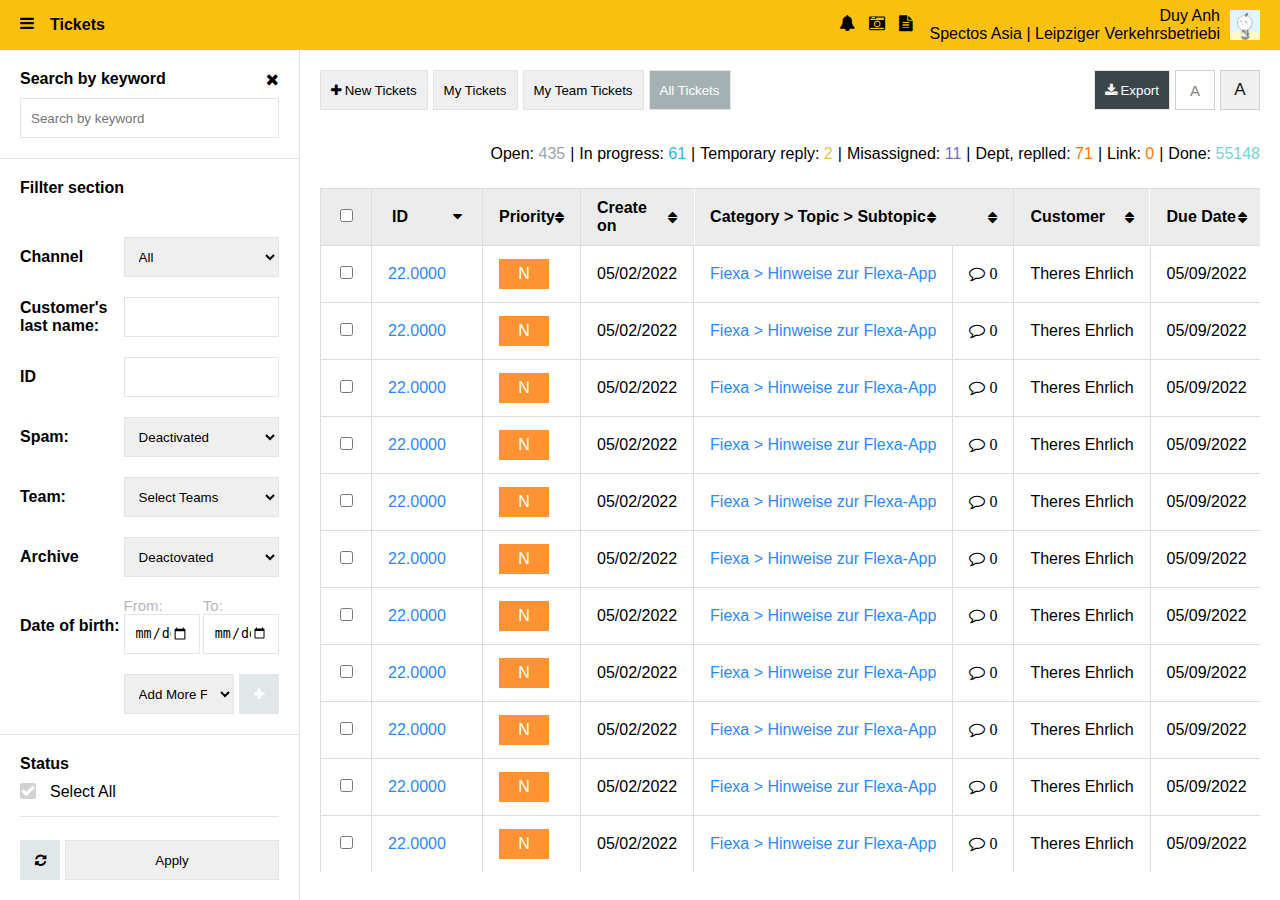
<file: index.html>
<!DOCTYPE html>
<html lang="en">

<head>
    <meta charset="UTF-8">
    <meta http-equiv="X-UA-Compatible" content="IE=edge">
    <meta name="viewport" content="width=device-width, initial-scale=1.0">
    <link rel="stylesheet" href="https://cdnjs.cloudflare.com/ajax/libs/font-awesome/4.7.0/css/font-awesome.min.css">
    <link rel="stylesheet" href="scss/style.css">
    <title>Tickets</title>
</head>

<body>
    <header class="flex align-items-center">
        <div class="icon mr-10"><i class="fa fa-bars"></i></div>
        <h4 class="mr-auto">Tickets</h4>
        <div class="icon"><i class="fa fa-bell"></i></div>
        <div class="icon mr-10 ml-10"><i class="fa fa-camera-retro"></i></div>
        <div class="icon"><i class="fa fa-file-text"></i></div>
        <div class="text-right mr-10 ml-10 d-none d-md-block">
            <p>Duy Anh</p>
            <p>Spectos Asia | Leipziger Verkehrsbetriebi</p>
        </div>
        <img src="./images/avatar.jpg" class="header-avatar" alt="avatar"></img>
    </header>
    <div class="content overflow-md-hidden d-md-flex">
        <div class="content-fillter">
            <div class="fillter-search">
                <div class="flex justify-content-between align-items-center mb-10">
                    <h4>Search by keyword</h4>
                    <i class="fa fa-times"></i>
                </div>
                <input type="text" class="btn w-100" placeholder="Search by keyword">
            </div>
            <h4 class="p-20">Fillter section</h4>
            <div class="fillter-section">

                <h4>Channel</h4>
                <select class="w-100">
                    <option value="volvo">All</option>
                    <option value="saab">1</option>
                    <option value="mercedes">2</option>
                    <option value="audi">3</option>
                </select>
                <h4>Customer's last name:</h4>
                <input type="text" class="btn w-100">
                <h4>ID</h4>
                <input type="text" class="btn w-100">
                <h4>Spam:</h4>
                <select class="w-100">
                    <option value="volvo">Deactivated</option>
                    <option value="saab">1</option>
                    <option value="mercedes">2</option>
                    <option value="audi">3</option>
                </select>
                <h4>Team:</h4>
                <select class="w-100">
                    <option value="volvo">Select Teams</option>
                    <option value="saab">1</option>
                    <option value="mercedes">2</option>
                    <option value="audi">3</option>
                </select>
                <h4>Archive</h4>
                <select class="w-100">
                    <option value="volvo">Deactovated</option>
                    <option value="saab">1</option>
                    <option value="mercedes">2</option>
                    <option value="audi">3</option>
                </select>
                <h4>Date of birth:</h4>
                <div class="input-date-birth">
                    <div>
                        <p>From:</p>
                        <input type="date" class="btn w-100">
                    </div>
                    <div>
                        <p>To:</p>
                        <input type="date" class="btn w-100">
                    </div>
                </div>
                <h4></h4>
                <div class="box-add-more-fillter">
                    <select class="w-100">
                        <option value="volvo">Add More Fillter</option>
                        <option value="saab">1</option>
                        <option value="mercedes">2</option>
                        <option value="audi">3</option>
                    </select>
                    <button type="button" class="btn-plus">
                        <i class="fa fa-plus"></i>
                    </button>

                </div>
            </div>
            <div class="fillter-status">
                <h4>Status</h4>
                <div class="checkbox-custom mt-5">
                    <input type="checkbox" value="None" id="squaredcheck" class="checkbox-light-gray" name="check"
                        checked />
                    <label for="squaredcheck"><span>Select All</span></label>
                </div>
                <div class="checkbox-fillter">
                    <div class="checkbox-custom">
                        <input type="checkbox" value="None" id="squaredcheck" class="checkbox-gray" name="check"
                            checked />
                        <label for="squaredcheck"><span>Open</span></label>
                    </div>
                    <div class="checkbox-custom">
                        <input type="checkbox" value="None" id="squaredcheck2" class="checkbox-sky-blue" name="check" />
                        <label for="squaredcheck2"><span>In progress</span></label>
                    </div>
                    <div class="checkbox-custom">
                        <input type="checkbox" value="None" id="squaredcheck3" class="checkbox-yellow" name="check" />
                        <label for="squaredcheck3"><span>Temporary reply</span></label>
                    </div>
                    <div class="checkbox-custom">
                        <input type="checkbox" value="None" id="squaredcheck4" class="checkbox-lavender" name="check" />
                        <label for="squaredcheck4"><span>Misassigned</span></label>
                    </div>
                </div>
            </div>
            <div class="fillter-btn flex">
                <button type="button" class="btn-reload">
                    <i class="fa fa-refresh"></i>
                </button>
                <button type="button" class="btn ml-5">
                    Apply
                </button>
            </div>
        </div>
        <div class="content-table p-20">
            <div class="d-md-flex text-center">
                <button type="button" class="btn mr-5 mb-10">
                    <i class="fa fa-plus"></i> New Tickets
                </button>
                <button type="button" class="btn mr-5 mb-10">
                    My Tickets
                </button>
                <button type="button" class="btn mr-5 mb-10">
                    My Team Tickets
                </button>
                <button type="button" class="btn btn-a300 mr-auto">
                    All Tickets
                </button>
                <button type="button" class="btn mr-5 mb-10 btn-b300">
                    <i class="fa fa-download"></i> Export
                </button>
                <button type="button" class="btn-up-size-font mr-5 mb-10">
                    A
                </button>
                <button type="button" class="btn-down-size-font">
                    A
                </button>
            </div>
            <div class="d-md-flex align-items-center justify-content-end text-center mb-25 mt-25">
                <p>Open: <span class="color-open">435</span></p>
                <span class="ml-5 mr-5">|</span>
                <p>In progress: <span class="color-progress">61</span></p>
                <span class="ml-5 mr-5">|</span>
                <p>Temporary reply: <span class="color-temporary">2</span></p>
                <span class="ml-5 mr-5">|</span>


                <p>Misassigned: <span class="color-misassigned">11</span></p>
                <span class="ml-5 mr-5">|</span>
                <p>Dept, replled: <span class="color-dept">71</span></p>
                <span class="ml-5 mr-5">|</span>
                <p>Link: <span class="color-link">0</span></p>
                <span class="ml-5 mr-5">|</span>

                <p>Done: <span class="color-done">55148</span></p>
            </div>
            <div class="table_wrapper">
                <div class="tableFixHead">
                    <table class="table">
                        <thead>
                            <th class="sticky-first p-0" style="z-index: 4"> <input type="checkbox" value="" id=""
                                    class="checkbox" name="checkbox" />
                                <label for="checkbox"></label>
                            </th>
                            <th class="sticky-second" style="z-index: 4">
                                <div class="flex justify-content-between">ID <i class="fa fa-caret-down"></i></div>
                            </th>
                            <th class=" th w-100px">
                                <div class="flex justify-content-between align-items-center">Priority
                                    <div class="icon-fillter">
                                        <p><i class="fa fa-caret-up"></i></p>
                                        <p><i class="fa fa-caret-down"></i></p>
                                    </div>
                                </div>
                            </th>
                            <th class=" th w-100px">
                                <div class="flex justify-content-between align-items-center">Create on
                                    <div class="icon-fillter">
                                        <p><i class="fa fa-caret-up"></i></p>
                                        <p><i class="fa fa-caret-down"></i></p>
                                    </div>
                                </div>
                            </th>
                            <th class=" th w-100px w-300px">
                                <div class="flex justify-content-between align-items-center">
                                    Category > Topic > Subtopic
                                    <div class="icon-fillter">
                                        <p><i class="fa fa-caret-up"></i></p>
                                        <p><i class="fa fa-caret-down"></i></p>
                                    </div>
                            </th>
                            <th class=" th w-50px">
                                <div class="flex justify-content-end">
                                    <div class="icon-fillter">
                                        <p><i class="fa fa-caret-up"></i></p>
                                        <p><i class="fa fa-caret-down"></i></p>
                                    </div>
                                </div>
                            </th>
                            <th class=" th w-100px">
                                <div class="flex justify-content-between align-items-center">Customer
                                    <div class="icon-fillter">
                                        <p><i class="fa fa-caret-up"></i></p>
                                        <p><i class="fa fa-caret-down"></i></p>
                                    </div>
                                </div>
                            </th>
                            <th class=" th w-100px">
                                <div class="flex justify-content-between align-items-center">Due Date
                                    <div class="icon-fillter">
                                        <p><i class="fa fa-caret-up"></i></p>
                                        <p><i class="fa fa-caret-down"></i></p>
                                    </div>
                                </div>
                            </th>
                            <th class=" th w-50px">
                                <div class="flex justify-content-end">
                                    <div class="icon-fillter">
                                        <p><i class="fa fa-caret-up"></i></p>
                                        <p><i class="fa fa-caret-down"></i></p>
                                    </div>
                                </div>
                            </th>
                            <th class=" th w-100px">
                                Assignee
                            </th>
                            <th class=" th w-100px">
                                Assignee
                            </th>
                            <th class=" th w-100px">
                                Assignee
                            </th>
                            <th class=" th w-100px">
                                Assignee
                            </th>
                        </thead>
                        <tr>
                            <td class="sticky-first background-fff td p-0"><input type="checkbox" value="" id=""
                                    class="checkbox" name="checkbox" />
                                <label for="checkbox"></label>
                            </td>
                            <td class="sticky-second background-fff td"><a href="detail.html">22.0000</a></td>
                            <td class="td w-100px">
                                <p class="protority">N</p>
                            </td>
                            <td class="td w-100px">05/02/2022</td>
                            <td class="td w-300px "><a href="#">Fiexa > Hinweise zur Flexa-App</a></td>
                            <td class="td w-50px "><i class="fa fa-comment-o">&nbsp;0</i></td>
                            <td class="td w-100px">Theres Ehrlich</td>
                            <td class="td w-100px">05/09/2022</td>
                            <td class="td w-50px "><i class="fa fa-thumbs-up"></i></td>
                            <td class="td w-100px">Duy An</td>
                            <td class="td w-100px">test1</td>
                            <td class="td w-100px">test1</td>
                            <td class="td w-100px">test1</td>
                        </tr>
                        <tr>
                            <td class="sticky-first background-fff td p-0"><input type="checkbox" value="" id=""
                                    class="checkbox" name="checkbox" />
                                <label for="checkbox"></label>
                            </td>
                            <td class="sticky-second background-fff td"><a href="detail.html">22.0000</a></td>
                            <td class="td w-100px">
                                <p class="protority">N</p>
                            </td>
                            <td class="td w-100px">05/02/2022</td>
                            <td class="td w-300px "><a href="#">Fiexa > Hinweise zur Flexa-App</a></td>
                            <td class="td w-50px "><i class="fa fa-comment-o">&nbsp;0</i></td>
                            <td class="td w-100px">Theres Ehrlich</td>
                            <td class="td w-100px">05/09/2022</td>
                            <td class="td w-50px "><i class="fa fa-thumbs-up"></i></td>
                            <td class="td w-100px">Duy An</td>
                            <td class="td w-100px">test1</td>
                            <td class="td w-100px">test1</td>
                            <td class="td w-100px">test1</td>
                        </tr>
                        <tr>
                            <td class="sticky-first background-fff td p-0"><input type="checkbox" value="" id=""
                                    class="checkbox" name="checkbox" />
                                <label for="checkbox"></label>
                            </td>
                            <td class="sticky-second background-fff td"><a href="detail.html">22.0000</a></td>
                            <td class="td w-100px">
                                <p class="protority">N</p>
                            </td>
                            <td class="td w-100px">05/02/2022</td>
                            <td class="td w-300px "><a href="#">Fiexa > Hinweise zur Flexa-App</a></td>
                            <td class="td w-50px "><i class="fa fa-comment-o">&nbsp;0</i></td>
                            <td class="td w-100px">Theres Ehrlich</td>
                            <td class="td w-100px">05/09/2022</td>
                            <td class="td w-50px "><i class="fa fa-thumbs-up"></i></td>
                            <td class="td w-100px">Duy An</td>
                            <td class="td w-100px">test1</td>
                            <td class="td w-100px">test1</td>
                            <td class="td w-100px">test1</td>
                        </tr>
                        <tr>
                            <td class="sticky-first background-fff td p-0"><input type="checkbox" value="" id=""
                                    class="checkbox" name="checkbox" />
                                <label for="checkbox"></label>
                            </td>
                            <td class="sticky-second background-fff td"><a href="detail.html">22.0000</a></td>
                            <td class="td w-100px">
                                <p class="protority">N</p>
                            </td>
                            <td class="td w-100px">05/02/2022</td>
                            <td class="td w-300px "><a href="#">Fiexa > Hinweise zur Flexa-App</a></td>
                            <td class="td w-50px "><i class="fa fa-comment-o">&nbsp;0</i></td>
                            <td class="td w-100px">Theres Ehrlich</td>
                            <td class="td w-100px">05/09/2022</td>
                            <td class="td w-50px "><i class="fa fa-thumbs-up"></i></td>
                            <td class="td w-100px">Duy An</td>
                            <td class="td w-100px">test1</td>
                            <td class="td w-100px">test1</td>
                            <td class="td w-100px">test1</td>
                        </tr>
                        <tr>
                            <td class="sticky-first background-fff td p-0"><input type="checkbox" value="" id=""
                                    class="checkbox" name="checkbox" />
                                <label for="checkbox"></label>
                            </td>
                            <td class="sticky-second background-fff td"><a href="detail.html">22.0000</a></td>
                            <td class="td w-100px">
                                <p class="protority">N</p>
                            </td>
                            <td class="td w-100px">05/02/2022</td>
                            <td class="td w-300px "><a href="#">Fiexa > Hinweise zur Flexa-App</a></td>
                            <td class="td w-50px "><i class="fa fa-comment-o">&nbsp;0</i></td>
                            <td class="td w-100px">Theres Ehrlich</td>
                            <td class="td w-100px">05/09/2022</td>
                            <td class="td w-50px "><i class="fa fa-thumbs-up"></i></td>
                            <td class="td w-100px">Duy An</td>
                            <td class="td w-100px">test1</td>
                            <td class="td w-100px">test1</td>
                            <td class="td w-100px">test1</td>
                        </tr>
                        <tr>
                            <td class="sticky-first background-fff td p-0"><input type="checkbox" value="" id=""
                                    class="checkbox" name="checkbox" />
                                <label for="checkbox"></label>
                            </td>
                            <td class="sticky-second background-fff td"><a href="detail.html">22.0000</a></td>
                            <td class="td w-100px">
                                <p class="protority">N</p>
                            </td>
                            <td class="td w-100px">05/02/2022</td>
                            <td class="td w-300px "><a href="#">Fiexa > Hinweise zur Flexa-App</a></td>
                            <td class="td w-50px "><i class="fa fa-comment-o">&nbsp;0</i></td>
                            <td class="td w-100px">Theres Ehrlich</td>
                            <td class="td w-100px">05/09/2022</td>
                            <td class="td w-50px "><i class="fa fa-thumbs-up"></i></td>
                            <td class="td w-100px">Duy An</td>
                            <td class="td w-100px">test1</td>
                            <td class="td w-100px">test1</td>
                            <td class="td w-100px">test1</td>
                        </tr>
                        <tr>
                            <td class="sticky-first background-fff td p-0"><input type="checkbox" value="" id=""
                                    class="checkbox" name="checkbox" />
                                <label for="checkbox"></label>
                            </td>
                            <td class="sticky-second background-fff td"><a href="detail.html">22.0000</a></td>
                            <td class="td w-100px">
                                <p class="protority">N</p>
                            </td>
                            <td class="td w-100px">05/02/2022</td>
                            <td class="td w-300px "><a href="#">Fiexa > Hinweise zur Flexa-App</a></td>
                            <td class="td w-50px "><i class="fa fa-comment-o">&nbsp;0</i></td>
                            <td class="td w-100px">Theres Ehrlich</td>
                            <td class="td w-100px">05/09/2022</td>
                            <td class="td w-50px "><i class="fa fa-thumbs-up"></i></td>
                            <td class="td w-100px">Duy An</td>
                            <td class="td w-100px">test1</td>
                            <td class="td w-100px">test1</td>
                            <td class="td w-100px">test1</td>
                        </tr>
                        <tr>
                            <td class="sticky-first background-fff td p-0"><input type="checkbox" value="" id=""
                                    class="checkbox" name="checkbox" />
                                <label for="checkbox"></label>
                            </td>
                            <td class="sticky-second background-fff td"><a href="detail.html">22.0000</a></td>
                            <td class="td w-100px">
                                <p class="protority">N</p>
                            </td>
                            <td class="td w-100px">05/02/2022</td>
                            <td class="td w-300px "><a href="#">Fiexa > Hinweise zur Flexa-App</a></td>
                            <td class="td w-50px "><i class="fa fa-comment-o">&nbsp;0</i></td>
                            <td class="td w-100px">Theres Ehrlich</td>
                            <td class="td w-100px">05/09/2022</td>
                            <td class="td w-50px "><i class="fa fa-thumbs-up"></i></td>
                            <td class="td w-100px">Duy An</td>
                            <td class="td w-100px">test1</td>
                            <td class="td w-100px">test1</td>
                            <td class="td w-100px">test1</td>
                        </tr>
                        <tr>
                            <td class="sticky-first background-fff td p-0"><input type="checkbox" value="" id=""
                                    class="checkbox" name="checkbox" />
                                <label for="checkbox"></label>
                            </td>
                            <td class="sticky-second background-fff td"><a href="detail.html">22.0000</a></td>
                            <td class="td w-100px">
                                <p class="protority">N</p>
                            </td>
                            <td class="td w-100px">05/02/2022</td>
                            <td class="td w-300px "><a href="#">Fiexa > Hinweise zur Flexa-App</a></td>
                            <td class="td w-50px "><i class="fa fa-comment-o">&nbsp;0</i></td>
                            <td class="td w-100px">Theres Ehrlich</td>
                            <td class="td w-100px">05/09/2022</td>
                            <td class="td w-50px "><i class="fa fa-thumbs-up"></i></td>
                            <td class="td w-100px">Duy An</td>
                            <td class="td w-100px">test1</td>
                            <td class="td w-100px">test1</td>
                            <td class="td w-100px">test1</td>
                        </tr>
                        <tr>
                            <td class="sticky-first background-fff td p-0"><input type="checkbox" value="" id=""
                                    class="checkbox" name="checkbox" />
                                <label for="checkbox"></label>
                            </td>
                            <td class="sticky-second background-fff td"><a href="detail.html">22.0000</a></td>
                            <td class="td w-100px">
                                <p class="protority">N</p>
                            </td>
                            <td class="td w-100px">05/02/2022</td>
                            <td class="td w-300px "><a href="#">Fiexa > Hinweise zur Flexa-App</a></td>
                            <td class="td w-50px "><i class="fa fa-comment-o">&nbsp;0</i></td>
                            <td class="td w-100px">Theres Ehrlich</td>
                            <td class="td w-100px">05/09/2022</td>
                            <td class="td w-50px "><i class="fa fa-thumbs-up"></i></td>
                            <td class="td w-100px">Duy An</td>
                            <td class="td w-100px">test1</td>
                            <td class="td w-100px">test1</td>
                            <td class="td w-100px">test1</td>
                        </tr>
                        <tr>
                            <td class="sticky-first background-fff td p-0"><input type="checkbox" value="" id=""
                                    class="checkbox" name="checkbox" />
                                <label for="checkbox"></label>
                            </td>
                            <td class="sticky-second background-fff td"><a href="detail.html">22.0000</a></td>
                            <td class="td w-100px">
                                <p class="protority">N</p>
                            </td>
                            <td class="td w-100px">05/02/2022</td>
                            <td class="td w-300px "><a href="#">Fiexa > Hinweise zur Flexa-App</a></td>
                            <td class="td w-50px "><i class="fa fa-comment-o">&nbsp;0</i></td>
                            <td class="td w-100px">Theres Ehrlich</td>
                            <td class="td w-100px">05/09/2022</td>
                            <td class="td w-50px "><i class="fa fa-thumbs-up"></i></td>
                            <td class="td w-100px">Duy An</td>
                            <td class="td w-100px">test1</td>
                            <td class="td w-100px">test1</td>
                            <td class="td w-100px">test1</td>
                        </tr>
                        <tr>
                            <td class="sticky-first background-fff td p-0"><input type="checkbox" value="" id=""
                                    class="checkbox" name="checkbox" />
                                <label for="checkbox"></label>
                            </td>
                            <td class="sticky-second background-fff td"><a href="detail.html">22.0000</a></td>
                            <td class="td w-100px">
                                <p class="protority">N</p>
                            </td>
                            <td class="td w-100px">05/02/2022</td>
                            <td class="td w-300px "><a href="#">Fiexa > Hinweise zur Flexa-App</a></td>
                            <td class="td w-50px "><i class="fa fa-comment-o">&nbsp;0</i></td>
                            <td class="td w-100px">Theres Ehrlich</td>
                            <td class="td w-100px">05/09/2022</td>
                            <td class="td w-50px "><i class="fa fa-thumbs-up"></i></td>
                            <td class="td w-100px">Duy An</td>
                            <td class="td w-100px">test1</td>
                            <td class="td w-100px">test1</td>
                            <td class="td w-100px">test1</td>
                        </tr>
                    </table>


                </div>

            </div>

</body>

</html>
</file>
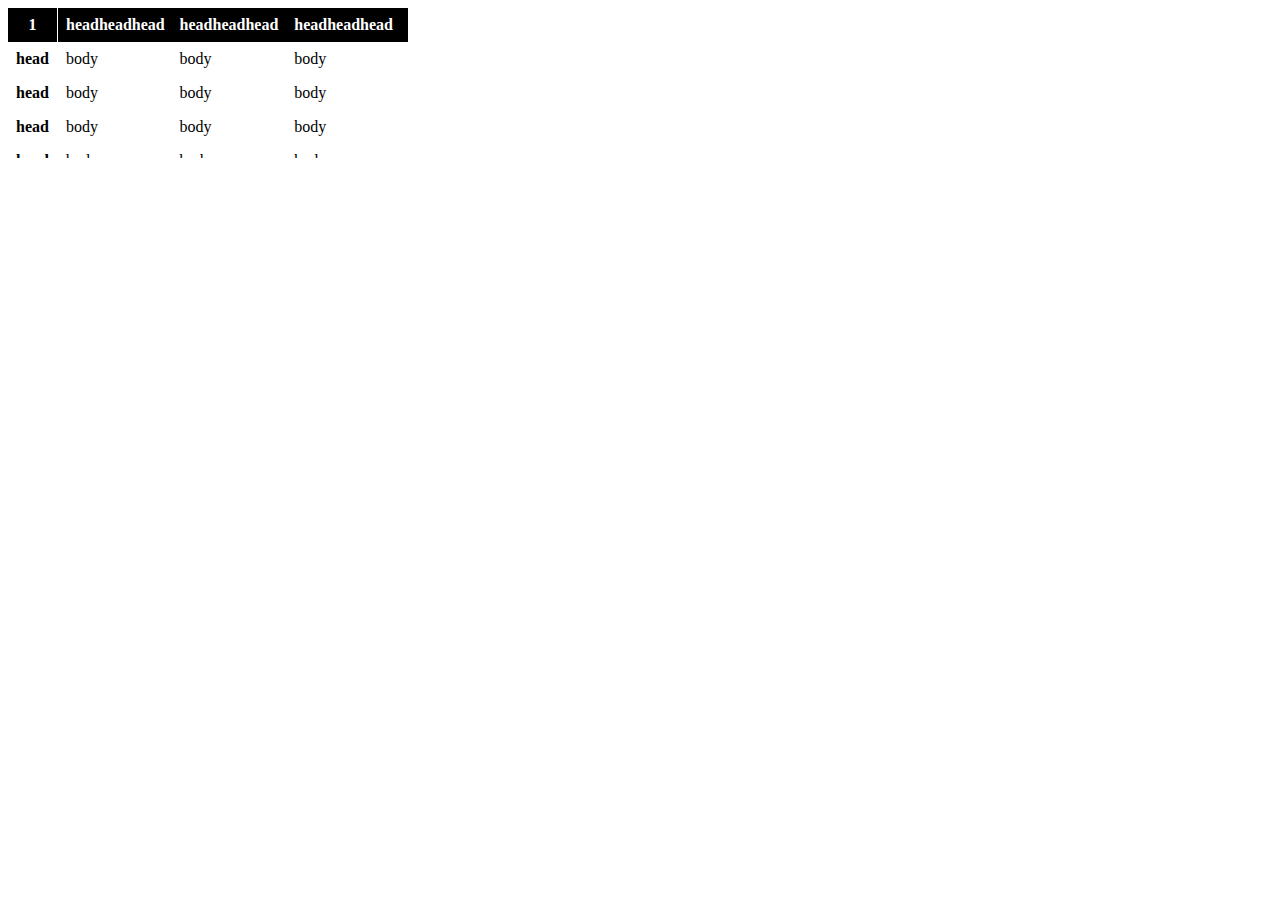
<file: demo.html>
<!DOCTYPE html>
<html lang="en">

<head>
	<meta charset="UTF-8">
	<meta http-equiv="X-UA-Compatible" content="IE=edge">
	<meta name="viewport" content="width=device-width, initial-scale=1.0">
	<title>Document</title>
</head>

<body>
	<style type='text/css'>
		div {
			max-width: 400px;
			max-height: 150px;
			overflow: scroll;
		}


		/* Use position: sticky to have it stick to the edge
 * and top, right, or left to choose which edge to stick to: */

		thead th {
			position: -webkit-sticky;
			/* for Safari */
			position: sticky;
			top: 0;
		}

		tbody th {
			position: -webkit-sticky;
			/* for Safari */
			position: sticky;
			left: 0;
			background-color: #FFF
		}

		tbody td:nth-child(2) {
			/* for Safari */
			position: sticky;
			left: 50px;
			background-color: #FFF
		}

		.a1 {
			width: 50px;
		}

		/* To have the header in the first column stick to the left: */

		thead th:first-child {
			left: 0;
			z-index: 1;
		}

		thead th:nth-child(2) {
			left: 50px;
			z-index: 1;
		}

		thead td:nth-child(2) {
			left: 50px;
			z-index: 1;
		}

		/* Just to display it nicely: */

		thead th {
			background: #000;
			color: #FFF;
		}

		tbody th {
			background: #FFF;
		}

		table {
			border-collapse: collapse;
		}

		td,
		th {
			padding: 0.5em;
		}
	</style>
	</head>

	<body>
		<div>
			<table>
				<thead>
					<tr>
						<th class="a1">1</th>
						<th class="a2">headheadhead</th>
						<th>headheadhead</th>
						<th>headheadhead</th>
						<th>headheadhead</th>
						<th>headheadhead</th>
						<th>headheadhead</th>
						<th>headheadhead</th>
					</tr>
				</thead>
				<tbody>
					<tr>
						<th class="a1">head</th>
						<td class="a2">body</td>
						<td>body</td>
						<td>body</td>
						<td>body</td>
						<td>body</td>
						<td>body</td>
						<td>body</td>
					</tr>
					<tr>
						<th class="a1">head</th>
						<td class="a2">body</td>
						<td>body</td>
						<td>body</td>
						<td>body</td>
						<td>body</td>
						<td>body</td>
						<td>body</td>
					</tr>
					<tr>
						<th class="a1">head</th>
						<td class="a2">body</td>
						<td>body</td>
						<td>body</td>
						<td>body</td>
						<td>body</td>
						<td>body</td>
						<td>body</td>
					</tr>
					<tr>
						<th class="a1">head</th>
						<td class="a2">body</td>
						<td>body</td>
						<td>body</td>
						<td>body</td>
						<td>body</td>
						<td>body</td>
						<td>body</td>
					</tr>
					<tr>
						<th class="a1">head</th>
						<td class="a2">body</td>
						<td>body</td>
						<td>body</td>
						<td>body</td>
						<td>body</td>
						<td>body</td>
						<td>body</td>
					</tr>
					<tr>
						<th class="a1">head</th>
						<td class="a2">body</td>
						<td>body</td>
						<td>body</td>
						<td>body</td>
						<td>body</td>
						<td>body</td>
						<td>body</td>
					</tr>
				</tbody>
			</table>
		</div>

		<script src="script.js"></script>
	</body>


</html>
</file>
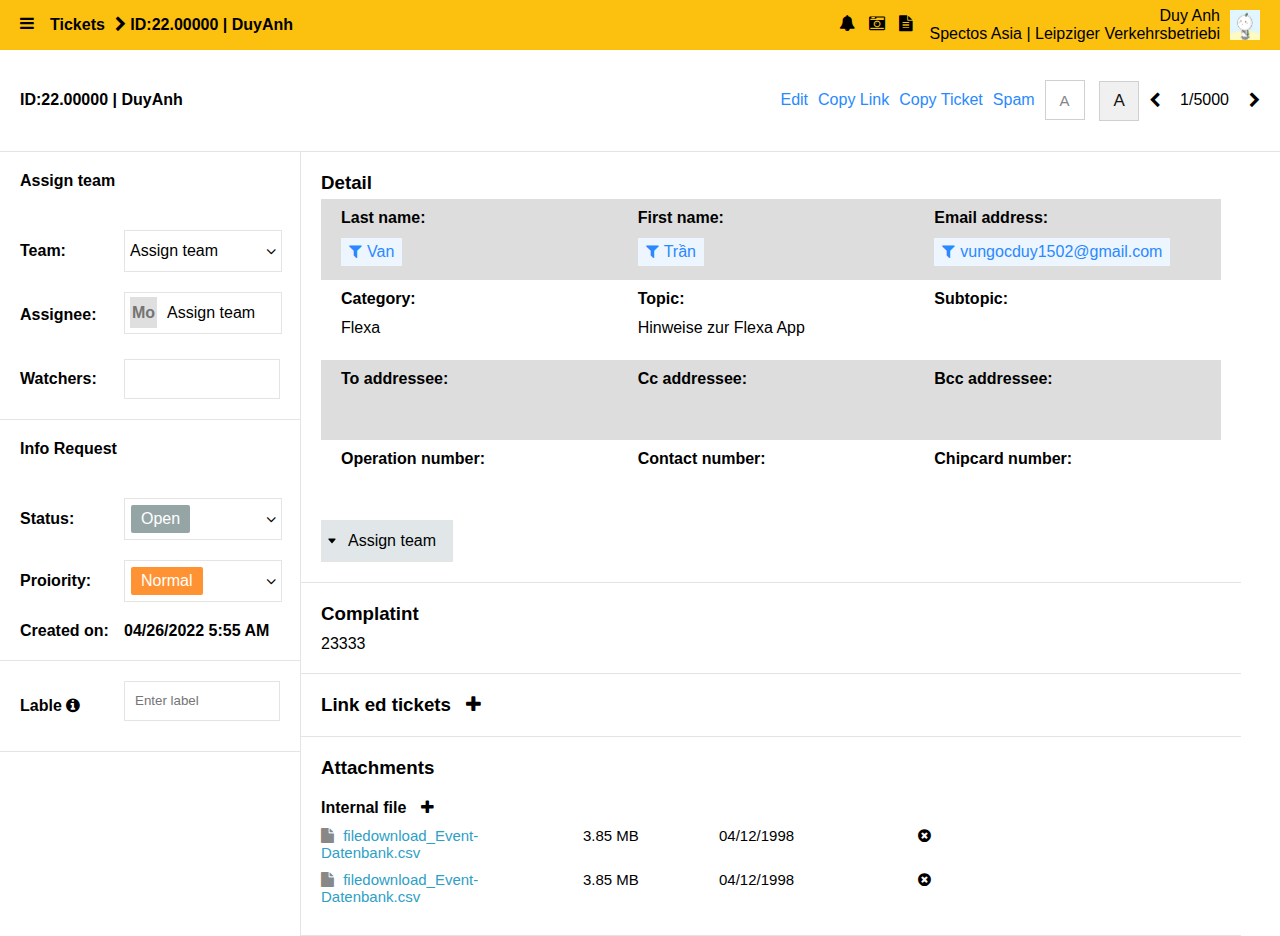
<file: detail.html>
<!DOCTYPE html>
<html lang="en">

<head>
    <meta charset="UTF-8" />
    <meta http-equiv="X-UA-Compatible" content="IE=edge" />
    <meta name="viewport" content="width=device-width, initial-scale=1.0" />
    <link rel="stylesheet" href="https://cdnjs.cloudflare.com/ajax/libs/font-awesome/4.7.0/css/font-awesome.min.css" />
    <link rel="stylesheet" href="scss/style.css" />
    <title>Detail</title>
</head>

<body>
    <header class="flex align-items-center">
        <div class="icon mr-10"><i class="fa fa-bars"></i></div>
        <h4>Tickets</h4>
        <h4 class="ml-10  d-none d-md-block"> <i class="fa fa-chevron-right"></i> ID:22.00000 <span>|</span> DuyAnh</h4>
        <div class="icon ml-auto"><i class="fa fa-bell"></i></div>
        <div class="icon mr-10 ml-10"><i class="fa fa-camera-retro"></i></div>
        <div class="icon"><i class="fa fa-file-text"></i></div>
        <div class="text-right mr-10 ml-10 d-none d-md-block">
            <p>Duy Anh</p>
            <p>Spectos Asia | Leipziger Verkehrsbetriebi</p>
        </div>
        <img src="./images/avatar.jpg" class="header-avatar" alt="avatar"></img>
    </header>
    <div class="content">
        <div class="content-header d-md-flex align-items-center">
            <h4 class="flex-1"> ID:22.00000 <span>|</span> DuyAnh</h4>

            <a href="#" class="mr-10">Edit</a>
            <a href="#" class="mr-10">Copy Link</a>
            <a href="#" class="mr-10">Copy Ticket</a>
            <a href="#" class="mr-10">Spam</a>
            <div class="mt-10 mb-10"><button type="button" class="btn-up-size-font mr-10">
                    A
                </button>
                <button type="button" class="btn-down-size-font mr-10">
                    A
                </button>
            </div>
            <div class="flex align-items-center justify-content-center">
                <i class="fa fa-chevron-left"></i>
                <p class="ml-20 mr-20"> 1/5000</p>
                <i class="fa fa-chevron-right"></i>
            </div>
        </div>
        <div class="d-md-flex">
            <div class="content-fillter-no-scroll">
                <h4 class="p-20">Assign team</h4>
                <div class="fillter-section">
                    <h4>Team:</h4>
                    <div class="dropdown w-100">
                        <button class="dropbtn-formal">Assign team</button>
                        <i class="fa fa-angle-down"></i>
                        <ul class="dropdown-content">
                            <li href="#">Link 1</li>
                            <li href="#">Link 2</li>
                            <li href="#">Link 3</li>
                        </ul>
                    </div>
                    <h4>Assignee:</h4>
                    <div>
                        <div class="dropdown w-100 mb-5">
                            <button class="dropbtn-formal">
                                <span class="name-assign-logo mr-10">Mo</span>Assign team
                            </button>
                        </div>
                    </div>
                    <h4>Watchers:</h4>
                    <input type="text" class="btn w-100">
                </div>
                <h4 class="p-20">Info Request</h4>
                <div class="fillter-section">
                    <h4>Status:</h4>
                    <div class="dropdown w-100">
                        <button class="dropbtn drop-open">Open</button>
                        <i class="fa fa-angle-down"></i>
                        <ul class="dropdown-content">
                            <li href="#">Link 1</li>
                            <li href="#">Link 2</li>
                            <li href="#">Link 3</li>
                        </ul>
                    </div>
                    <h4>Proiority:</h4>
                    <div class="dropdown w-100">
                        <button class="dropbtn drop-normal">Normal</button>
                        <i class="fa fa-angle-down"></i>
                        <ul class="dropdown-content">
                            <li href="#">Link 1</li>
                            <li href="#">Link 2</li>
                            <li href="#">Link 3</li>
                        </ul>
                    </div>
                    <h4>Created on:</h4>
                    <h4>04/26/2022 5:55 AM</h4>
                </div>
                <div class="fillter-section">
                    <h4>Lable <i class="fa fa-info-circle"></i></h4>
                    <input type="text" class="btn w-100 mb-10" placeholder="Enter label">
                </div>
            </div>
            <div class="content-table">
                <div class="content-box content-table-detail">
                    <h3>Detail</h3>
                    <div class="grid-3 mt-5">
                        <div class="flex-column-60">
                            <h4>Last name:</h4>
                            <div class="fillter-name"><i class="fa fa-filter mr-5"></i>Van</div>
                        </div>
                        <div class="flex-column-60">
                            <h4>First name:</h4>
                            <div class="fillter-name"><i class="fa fa-filter mr-5"></i>Trần</div>
                        </div>
                        <div class="flex-column-60">
                            <h4>Email address:</h4>
                            <div class="fillter-name"><i class="fa fa-filter mr-5"></i>vungocduy1502@gmail.com</div>
                        </div>
                    </div>
                    <div class="grid-3">
                        <div class="flex-column-60">
                            <h4>Category:</h4>
                            <p>Flexa</p>
                        </div>
                        <div class="flex-column-60">
                            <h4>Topic:</h4>
                            <p>Hinweise zur Flexa App</p>
                        </div>
                        <div class="flex-column-60">
                            <h4>Subtopic:</h4>
                        </div>
                    </div>
                    <div class="grid-3">
                        <div class="flex-column-60">
                            <h4>To addressee:</h4>
                        </div>
                        <div class="flex-column-60">
                            <h4>Cc addressee:</h4>
                        </div>
                        <div class="flex-column-60">
                            <h4>Bcc addressee:</h4>
                        </div>
                    </div>
                    <div class="grid-3">
                        <div class="flex-column-60">
                            <h4>Operation number:</h4>
                        </div>
                        <div class="flex-column-60">
                            <h4>Contact number:</h4>
                        </div>
                        <div class="flex-column-60">
                            <h4>Chipcard number:</h4>
                        </div>
                    </div>
                    <div class="dropdown select-control-left">
                        <button class="dropbtn-formal">Assign team</button>
                        <ul class="dropdown-content">
                            <li href="#">Link 1</li>
                            <li href="#">Link 2</li>
                            <li href="#">Link 3</li>
                        </ul>
                    </div>
                </div>

                <div class="content-box">
                    <h3 class="mb-10">Complatint</h3>
                    <p>23333</p>
                </div>
                <div class="content-box">
                    <h3>Link ed tickets <i class="fa fa-plus ml-10"></i> </h3>
                </div>
                <div class="content-box">
                    <h3>Attachments</h3>

                    <h4 class="mt-20 mb-10">Internal file <i class="fa fa-plus ml-10"></i></h4>
                    <div class="content-box-file w-md-70">
                        <div class="grid-4">
                            <p class="file-name"><i class="fa fa-file mr-5"></i> filedownload_Event-Datenbank.csv</p>
                            <p>3.85 MB</p>
                            <p>04/12/1998</p>
                            <p><i class="fa fa-times-circle"></i></p>
                        </div>
                        <div class="grid-4">
                            <p class="file-name"><i class="fa fa-file mr-5"></i> filedownload_Event-Datenbank.csv</p>
                            <p>3.85 MB</p>
                            <p>04/12/1998</p>
                            <p><i class="fa fa-times-circle"></i></p>
                        </div>
                    </div>
                </div>
            </div>
        </div>
    </div>
    <script src="script.js"></script>
</body>

</html>
</file>
<file: scss/style.css>
header {
  height: 50px;
  background-color: #fcc10f;
  padding: 0 20px;
}

.icon {
  height: 20px;
  width: 20px;
}

.header-avatar {
  width: 30px;
  height: 30px;
  background-color: darkgray;
}

[class^="icon"] {
  background-repeat: no-repeat;
  background-size: contain;
  display: inline-block;
  cursor: pointer;
}

select {
  -webkit-box-sizing: border-box;
          box-sizing: border-box;
  padding: 0 10px;
  border: 1px solid #e4e4e4;
  height: 40px;
  cursor: pointer;
}

.flex {
  display: -webkit-box;
  display: -ms-flexbox;
  display: flex;
}

.flex-1 {
  -webkit-box-flex: 1;
      -ms-flex: 1;
          flex: 1;
}

.d-none {
  display: none;
}

@media only screen and (min-width: 769px) {
  .overflow-md-hidden {
    overflow: hidden;
    height: calc(100vh - 50px);
  }
  .d-md-flex {
    display: -webkit-box;
    display: -ms-flexbox;
    display: flex;
  }
  .d-md-block {
    display: block;
  }
  .w-md-70 {
    width: 70%;
  }
}

.align-items-center {
  -webkit-box-align: center;
      -ms-flex-align: center;
          align-items: center;
}

.justify-content-between {
  -webkit-box-pack: justify;
      -ms-flex-pack: justify;
          justify-content: space-between;
}

.justify-content-center {
  -webkit-box-pack: center;
      -ms-flex-pack: center;
          justify-content: center;
}

.justify-content-end {
  -webkit-box-pack: end;
      -ms-flex-pack: end;
          justify-content: end;
}

.cursor-pointer {
  cursor: pointer;
}

.m-auto {
  margin: auto;
}

.mr-auto {
  margin-right: auto;
}

.ml-auto {
  margin-left: auto;
}

.text-left {
  text-align: left;
}

.text-right {
  text-align: right;
}

.text-center {
  text-align: center;
}

.p-20 {
  padding: 20px;
}

.ml-5 {
  margin-left: 5px;
}

.mr-5 {
  margin-right: 5px;
}

.mb-5 {
  margin-bottom: 5px;
}

.mt-5 {
  margin-top: 5px;
}

.ml-10 {
  margin-left: 10px;
}

.mr-10 {
  margin-right: 10px;
}

.mb-10 {
  margin-bottom: 10px;
}

.mt-10 {
  margin-top: 10px;
}

.ml-20 {
  margin-left: 20px;
}

.mr-20 {
  margin-right: 20px;
}

.mb-20 {
  margin-bottom: 20px;
}

.mt-20 {
  margin-top: 20px;
}

.ml-25 {
  margin-left: 25px;
}

.mr-25 {
  margin-right: 25px;
}

.mb-25 {
  margin-bottom: 25px;
}

.mt-25 {
  margin-top: 25px;
}

.w-100 {
  width: 100%;
}

.w-40 {
  width: 40%;
}

.w-60 {
  width: 60%;
}

.w-70 {
  width: 70%;
}

.w-300 {
  width: 300px;
}

.grid-3 {
  display: -ms-grid;
  display: grid;
  padding: 10px 20px;
  -ms-grid-columns: 33.333% 33.333% 33.333%;
      grid-template-columns: 33.333% 33.333% 33.333%;
  grid-gap: 20px 10px;
}

.grid-4 {
  display: -ms-grid;
  display: grid;
  -ms-grid-columns: 40% 20% 30% 5%;
      grid-template-columns: 40% 20% 30% 5%;
  margin: 10px 0;
  grid-gap: 20px 10px;
}

@media only screen and (max-width: 1024px) {
  .fillter-section,
  .box-add-more-fillter,
  .checkbox-fillter {
    display: block !important;
  }
  .fillter-section select,
  .fillter-section input,
  .fillter-section .dropdown,
  .box-add-more-fillter select,
  .box-add-more-fillter input,
  .box-add-more-fillter .dropdown,
  .checkbox-fillter select,
  .checkbox-fillter input,
  .checkbox-fillter .dropdown {
    margin: 10px auto 20px;
  }
  .input-date-birth {
    display: block !important;
  }
  .input-date-birth div {
    width: 100% !important;
  }
  .input-date-birth p {
    font-size: 15px;
    color: #bbb6b9;
  }
}

@media only screen and (max-width: 769px) {
  .content-fillter {
    width: 100% !important;
    height: 250px !important;
  }
  .content-table {
    width: calc(100% - 40px) !important;
  }
  .content-box {
    width: 100%;
  }
  .grid-3 {
    -ms-grid-columns: 100%;
        grid-template-columns: 100%;
  }
  .grid-4 {
    -ms-grid-columns: 80% 20%;
        grid-template-columns: 80% 20%;
  }
}

* {
  margin: 0;
  padding: 0;
}

body {
  font-size: 16px;
  font-family: Arial, Helvetica, sans-serif;
  overflow-x: hidden;
}

ul {
  list-style: none;
}

.content-fillter {
  height: calc(100vh - 50px);
  overflow: auto;
  width: 300px;
  border-right: 1px solid #e4e4e4;
}

.content-fillter::-webkit-scrollbar {
  width: 6px;
}

.content-fillter::-webkit-scrollbar-thumb {
  background-color: #a3b1b2;
}

.content-fillter-no-scroll {
  width: 300px;
  border-right: 1px solid #e4e4e4;
}

.content-table {
  width: calc(100% - 340px);
}

.fillter-search {
  border-bottom: 1px solid #e4e4e4;
  padding: 20px;
}

.fillter-section {
  padding: 20px;
  -webkit-box-align: center;
      -ms-flex-align: center;
          align-items: center;
  display: -ms-grid;
  display: grid;
  margin: 0 auto;
  -ms-grid-columns: 40% 60%;
      grid-template-columns: 40% 60%;
  grid-gap: 20px 0;
  border-bottom: 1px solid #e4e4e4;
}

.fillter-section h5 {
  margin-right: 10px;
}

.input-date-birth {
  display: -webkit-box;
  display: -ms-flexbox;
  display: flex;
  -webkit-box-pack: justify;
      -ms-flex-pack: justify;
          justify-content: space-between;
}

.input-date-birth div {
  width: 49%;
}

.input-date-birth p {
  font-size: 15px;
  color: #bbb6b9;
}

.box-add-more-fillter {
  display: -webkit-box;
  display: -ms-flexbox;
  display: flex;
  -webkit-box-pack: justify;
      -ms-flex-pack: justify;
          justify-content: space-between;
}

.box-add-more-fillter select {
  width: calc(100% - 45px);
}

.fillter-status {
  padding: 20px;
  -webkit-box-align: center;
      -ms-flex-align: center;
          align-items: center;
  border-bottom: 1px solid #e4e4e4;
}

.checkbox-fillter {
  display: -ms-grid;
  display: grid;
  -ms-grid-columns: 50% 50%;
      grid-template-columns: 50% 50%;
  grid-gap: 20px 0;
  border-top: 1px solid #e4e4e4;
  margin: 20px auto;
  padding-top: 15px;
}

.fillter-btn {
  position: -webkit-sticky;
  position: sticky;
  bottom: 0;
  background-color: #fff;
  width: calc(100% - 40px);
  padding: 20px;
}

.fillter-btn .btn {
  -webkit-box-flex: 1;
      -ms-flex: 1;
          flex: 1;
}

.w-50px {
  width: 50px;
}

.protority {
  height: 30px;
  width: 50px;
  background-color: #ff9333;
  color: #fff;
  line-height: 30px;
  text-align: center;
}

a {
  text-decoration: none;
  color: #2989ff;
}

.icon-fillter p,
.icon-fillter i {
  height: 7px;
  line-height: 7px;
}

.content-header {
  padding: 20px;
  border-bottom: 1px solid #e4e4e4;
}

.fillter-name {
  background-color: #edf5ff;
  color: #2989ff;
  padding: 5px 8px;
  display: inline-block;
  text-align: center;
  max-width: calc(100% - 40px);
  overflow: hidden;
  text-overflow: ellipsis;
}

.select-control-left {
  background: url("data:image/svg+xml,<svg height='10px' width='10px' viewBox='0 0 16 16' fill='%23000000' xmlns='http://www.w3.org/2000/svg'><path d='M7.247 11.14 2.451 5.658C1.885 5.013 2.345 4 3.204 4h9.592a1 1 0 0 1 .753 1.659l-4.796 5.48a1 1 0 0 1-1.506 0z'/></svg>") no-repeat;
  background-position: 5px center !important;
  padding-left: 10px;
  -webkit-appearance: none !important;
     -moz-appearance: none !important;
          appearance: none !important;
  background-color: #e1e7e9;
  min-width: 120px;
  width: 120px;
}

.select-control-left .dropbtn-formal {
  text-align: center;
}

.content-box {
  padding: 20px;
  border-bottom: 1px solid #e4e4e4;
}

.flex-column-60 {
  min-height: 60px;
}

.flex-column-60 .fillter-name {
  margin-top: 11px;
}

.content-table-detail .grid-3:nth-child(even) {
  background-color: #dddddd;
}

.content-table-detail p {
  margin-top: 11px;
}

.content-box-file {
  font-size: 15px;
}

.file-name {
  color: #2da0c6;
}

.file-name i {
  color: #888888;
}

.dropdown {
  position: relative;
  display: inline-block;
  border: 1px solid #e4e4e4;
  height: 40px;
}

.dropdown i {
  position: absolute;
  right: 5px;
  top: 50%;
  -webkit-transform: translateY(-50%);
          transform: translateY(-50%);
}

.dropdown:hover .dropdown-content {
  display: block;
}

.dropbtn-formal {
  color: #000;
  background-color: transparent;
  border: 0;
  border-radius: 2px;
  font-size: 16px;
  width: 100%;
  height: 100%;
  text-align: left;
  padding: 0 5px;
}

.dropbtn {
  color: white;
  padding: 5px 10px;
  margin: 6px;
  border-radius: 2px;
  font-size: 16px;
  border: none;
  cursor: pointer;
}

.dropbtn.drop-open {
  background-color: #95a5a6;
}

.dropbtn.drop-normal {
  background-color: #ff9333;
}

.dropdown-content {
  display: none;
  position: absolute;
  background-color: #f9f9f9;
  min-width: 160px;
  -webkit-box-shadow: 0px 8px 16px 0px rgba(0, 0, 0, 0.2);
          box-shadow: 0px 8px 16px 0px rgba(0, 0, 0, 0.2);
  z-index: 1;
}

.dropdown-content li {
  color: black;
  padding: 12px 16px;
  text-decoration: none;
  display: block;
}

.name-assign-logo {
  background-color: #dfdfdf;
  color: #747474;
  font-weight: bold;
  padding: 7px 2px;
}

.btn {
  -webkit-box-sizing: border-box;
          box-sizing: border-box;
  padding: 0 10px;
  height: 40px;
  border: 1px solid #e4e4e4;
  cursor: pointer;
}

.btn.btn-a300 {
  background-color: #a3b1b2;
  color: #fff;
}

.btn.btn-b300 {
  background-color: #3b464a;
  color: #fff;
}

.btn.btn-f000 {
  background-color: #f000;
  color: #3b464a;
}

.btn-plus {
  width: 40px;
  height: 40px;
  background-color: #e1e7e9;
  border: 0;
}

.btn-plus i {
  color: #fff;
}

.btn-reload {
  width: 40px;
  height: 40px;
  background-color: #e1e7e9;
  border: 0;
}

.btn-up-size-font {
  width: 40px;
  height: 40px;
  background-color: #ffffff;
  border: 1px solid #d0d0d0;
  color: #858585;
  font-size: 15px;
}

.btn-down-size-font {
  width: 40px;
  height: 40px;
  background-color: #f0f0f0;
  border: 1px solid #d0d0d0;
  color: #141414;
  font-size: 17px;
}

.color-open {
  color: #98a7a8;
}

.color-progress {
  color: #2ab7eb;
}

.color-temporary {
  color: #dec64e;
}

.color-misassigned {
  color: #7a6dc0;
}

.color-dept {
  color: #ff7800;
}

.color-link {
  color: #ff7800;
}

.color-done {
  color: #78d3d2;
}

.checkbox-custom {
  position: relative;
}

.checkbox-custom label {
  width: 16px;
  height: 16px;
  cursor: pointer;
  position: absolute;
  top: 5px;
  left: 0;
  border-radius: 2px;
}

.checkbox-custom label:after {
  content: "";
  width: 9px;
  height: 4px;
  position: absolute;
  top: 3px;
  left: 2px;
  border: 3px solid #fff;
  border-top: none;
  border-right: none;
  background: transparent;
  opacity: 0;
  -webkit-transform: rotate(-45deg);
          transform: rotate(-45deg);
}

.checkbox-custom span {
  position: absolute;
  width: 100px;
  left: 30px;
}

.checkbox-custom input[type="checkbox"] {
  visibility: hidden;
}

.checkbox-custom input[type="checkbox"]:checked + label {
  background: #0096ff;
}

.checkbox-custom input[type="checkbox"]:checked + label:after {
  opacity: 1;
}

.checkbox-custom input[type="checkbox"].checkbox-light-gray + label {
  background: #ececec;
}

.checkbox-custom input[type="checkbox"].checkbox-light-gray:checked + label {
  background: #d2d2d2;
}

.checkbox-custom input[type="checkbox"].checkbox-gray + label {
  background: #ccd4d5;
}

.checkbox-custom input[type="checkbox"].checkbox-gray:checked + label {
  background: #95a5a6;
}

.checkbox-custom input[type="checkbox"].checkbox-sky-blue + label {
  background: #87d7f4;
}

.checkbox-custom input[type="checkbox"].checkbox-sky-blue:checked + label {
  background: #2ab7eb;
}

.checkbox-custom input[type="checkbox"].checkbox-yellow + label {
  background: #efe5b3;
}

.checkbox-custom input[type="checkbox"].checkbox-yellow:checked + label {
  background: #dec85e;
}

.checkbox-custom input[type="checkbox"].checkbox-lavender + label {
  background: #b9b2de;
}

.checkbox-custom input[type="checkbox"].checkbox-lavender:checked + label {
  background: #786bbf;
}

.table_wrapper {
  position: relative;
}

.table_wrapper table {
  width: 100%;
  border-collapse: collapse;
}

.table_wrapper table td {
  white-space: nowrap;
}

.table_wrapper .th {
  height: 56px;
  padding: 0px 16px;
  text-align: left;
  background-color: #ececec;
  border: 1px solid #dddddd;
}

.table_wrapper .td {
  height: 56px;
  max-height: 56px;
  padding: 0px 16px;
  overflow: hidden;
  border: 1px solid #dddddd;
}

.table_wrapper .td:first-child {
  padding: 0;
}

.tableFixHead {
  overflow: auto;
  height: 76vh;
}

.tableFixHead th {
  position: -webkit-sticky;
  position: sticky;
  top: 0;
}

.tableFixHead .fa-thumbs-up {
  color: #328634;
}

.sticky-first {
  position: -webkit-sticky;
  position: sticky;
  left: 0;
  background-color: #ececec;
  width: 50px;
  min-width: 50px;
  max-width: 50px;
  height: 56px;
  max-height: 56px;
  text-align: center;
  z-index: 3;
  border: 1px solid #dddddd;
}

.sticky-first.background-fff {
  background-color: #fff;
}

.sticky-second {
  padding: 0 20px;
  position: -webkit-sticky;
  position: sticky;
  left: 50px;
  background-color: #ececec;
  width: 70px;
  min-width: 70px;
  max-width: 70px;
  z-index: 3;
  border: 1px solid #dddddd;
}

.sticky-second.background-fff {
  background-color: #fff;
}
/*# sourceMappingURL=style.css.map */
</file>
